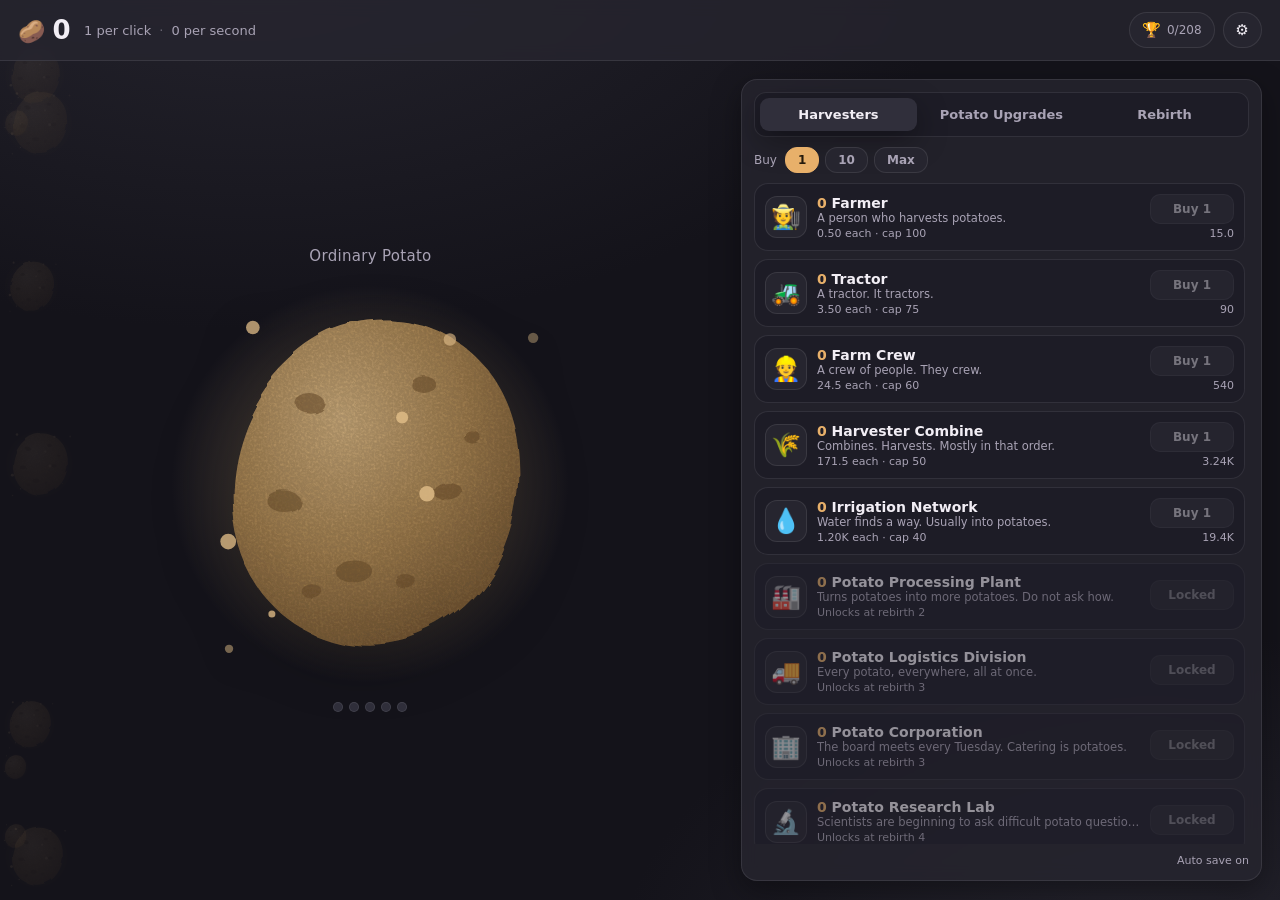
<file: index.html>
<!DOCTYPE html>
<html lang="en" data-theme="dark">
<head>
<meta charset="utf-8">
<meta name="viewport" content="width=device-width, initial-scale=1, maximum-scale=1, user-scalable=no">
<meta name="theme-color" content="#1b1a22">
<title>Potato Clicker</title>
<link rel="icon" href="data:image/svg+xml,%3Csvg xmlns='http://www.w3.org/2000/svg' viewBox='0 0 200 200'%3E%3Cpath d='M100 22 C132 18 162 38 170 72 C178 106 168 146 138 166 C108 186 66 180 46 150 C26 120 30 76 54 48 C68 32 82 24 100 22 Z' fill='%23b08a56'/%3E%3C/svg%3E">
<link rel="stylesheet" href="css/style.css">
</head>
<body>

<div id="bg" aria-hidden="true"></div>

<header id="topbar">
  <div id="counter">
    <span class="potato-ico" aria-hidden="true">🥔</span>
    <span id="potato-count">0</span>
  </div>
  <div id="rates">
    <span id="ppc" title="Potatoes per click">1 per click</span>
    <span class="dot">·</span>
    <span id="pps" title="Potatoes per second">0 per second</span>
  </div>
  <div class="top-actions">
    <button id="achievements-btn" class="icon-btn" title="Achievements">
      <span aria-hidden="true">🏆</span><span id="ach-count">0/0</span>
    </button>
    <button id="settings-btn" class="icon-btn" title="Settings">
      <span aria-hidden="true">⚙️</span>
    </button>
  </div>
</header>

<main id="layout">

  <section id="left">
    <div id="mutation-name">Ordinary Potato</div>
    <div id="potato-stage">
      <div id="potato" role="button" tabindex="0" aria-label="Click the potato"></div>
      <div id="floats" aria-hidden="true"></div>
    </div>
    <div id="rebirth-pips" title="Rebirths"></div>
  </section>

  <section id="right">
    <nav id="tabs" role="tablist">
      <button class="tab active" data-tab="harvesters" role="tab">Harvesters</button>
      <button class="tab" data-tab="upgrades" role="tab">Potato Upgrades</button>
      <button class="tab" data-tab="rebirth" role="tab">Rebirth</button>
    </nav>

    <div id="buy-qty" role="group" aria-label="Buy quantity">
      <span class="qty-label">Buy</span>
      <button class="qty active" data-qty="1">1</button>
      <button class="qty" data-qty="10">10</button>
      <button class="qty" data-qty="max">Max</button>
    </div>

    <div id="tab-harvesters" class="tab-panel active" role="tabpanel"></div>
    <div id="tab-upgrades" class="tab-panel" role="tabpanel"></div>
    <div id="tab-rebirth" class="tab-panel" role="tabpanel"></div>

    <div id="save-status">Saved</div>
  </section>

</main>

<div id="toasts" aria-live="polite"></div>
<div id="modal-root"></div>

<script src="js/game.js"></script>
<script src="js/art.js"></script>
<script src="js/ui.js"></script>
<!-- Cloudflare Web Analytics -->
<script defer src='https://static.cloudflareinsights.com/beacon.min.js' data-cf-beacon='{"token": "e18f31eecd37403a8dd704eb42fd0bd6"}'></script>
<!-- End Cloudflare Web Analytics -->
</body>
</html>
</file>
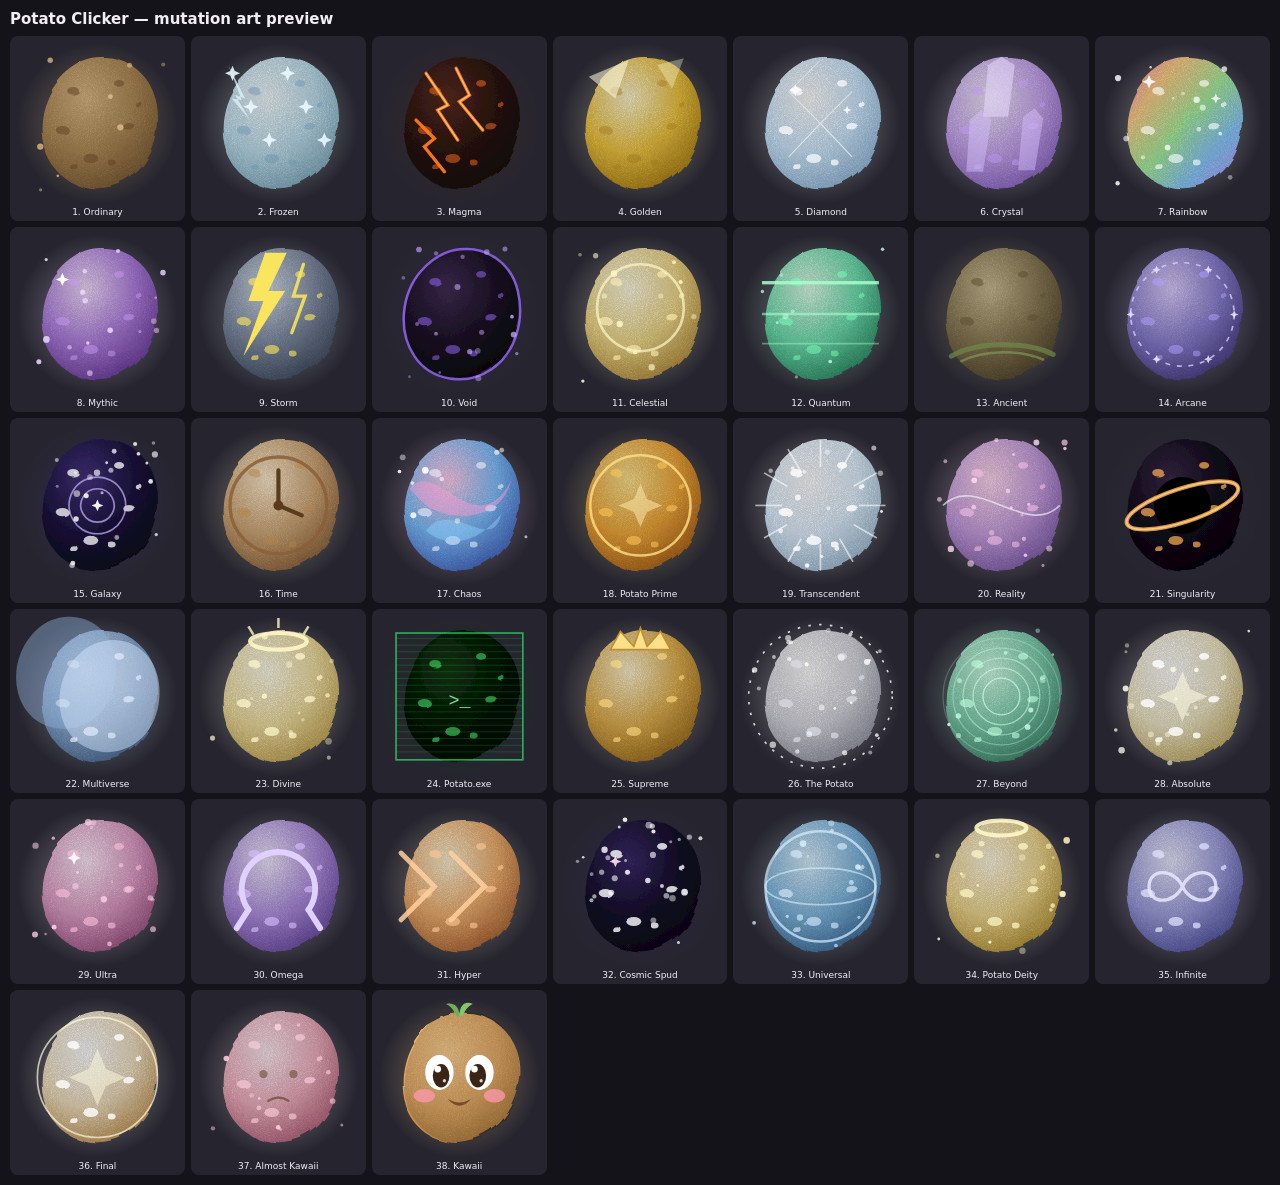
<file: tools/art-preview.html>
<!DOCTYPE html>
<html><head><meta charset="utf-8"><style>
body{background:#14131a;color:#f2eef5;font-family:system-ui;padding:10px;margin:0}
h1{font-size:15px;margin:0 0 8px}
.grid{display:grid;grid-template-columns:repeat(7,1fr);gap:6px}
.cell{background:#26252f;border-radius:8px;padding:4px;text-align:center;font-size:9px}
.cell svg{width:100%;height:auto;display:block}
</style></head><body>
<h1>Potato Clicker — mutation art preview</h1>
<div class="grid" id="g"></div>
<script src="../js/art.js"></script>
<script>
// game.js is not needed for art; the mutation list lives there, so embed the names.
var NAMES = ['Ordinary','Frozen','Magma','Golden','Diamond','Crystal','Rainbow','Mythic','Storm','Void','Celestial','Quantum','Ancient','Arcane','Galaxy','Time','Chaos','Potato Prime','Transcendent','Reality','Singularity','Multiverse','Divine','Potato.exe','Supreme','The Potato','Beyond','Absolute','Ultra','Omega','Hyper','Cosmic Spud','Universal','Potato Deity','Infinite','Final','Almost Kawaii','Kawaii'];
var ARTS = ['plain','frost','magma','gold','diamond','crystal','rainbow','mythic','storm','void','celestial','quantum','ancient','arcane','galaxy','time','chaos','prime','transcendent','reality','singularity','multiverse','divine','exe','supreme','the','beyond','absolute','ultra','omega','hyper','cosmic','universal','deity','infinite','final','almost','kawaii'];
for (var i = 0; i < 38; i++) {
  var d = document.createElement('div');
  d.className = 'cell';
  d.innerHTML = PotatoArt.svg(i, ARTS[i]) + '<div>' + (i+1) + '. ' + NAMES[i] + '</div>';
  g.appendChild(d);
}
</script>
<!-- Cloudflare Web Analytics -->
<script defer src='https://static.cloudflareinsights.com/beacon.min.js' data-cf-beacon='{"token": "e18f31eecd37403a8dd704eb42fd0bd6"}'></script>
<!-- End Cloudflare Web Analytics -->
</body></html>
</file>
<file: css/style.css>
/* ==========================================================================
 * Potato Clicker — styles
 * ========================================================================== */

:root {
  --radius: 16px;
  --gap: 12px;
  --font: "Segoe UI", system-ui, -apple-system, "Helvetica Neue", Arial, sans-serif;
}

html[data-theme="dark"] {
  --bg-0: #14131a;
  --bg-1: #1d1c26;
  --bg-2: #26252f;
  --bg-3: #302f3b;
  --card: rgba(38, 37, 47, 0.82);
  --card-solid: #26252f;
  --line: rgba(255, 255, 255, 0.09);
  --text: #f2eef5;
  --muted: #a9a3b5;
  --accent: #e8b06a;
  --accent-2: #f6d49a;
  --good: #8fd6a0;
  --bad: #f08a8a;
  --shadow: 0 10px 30px rgba(0, 0, 0, 0.35);
  --potato-glow: rgba(232, 176, 106, 0.28);
}

html[data-theme="light"] {
  --bg-0: #f6efe4;
  --bg-1: #fdf8ef;
  --bg-2: #ffffff;
  --bg-3: #f0e7d8;
  --card: rgba(255, 255, 255, 0.86);
  --card-solid: #ffffff;
  --line: rgba(90, 60, 20, 0.12);
  --text: #3c2f22;
  --muted: #7d6f5e;
  --accent: #b5762c;
  --accent-2: #d19a4a;
  --good: #3f8a55;
  --bad: #c05050;
  --shadow: 0 10px 26px rgba(120, 85, 40, 0.18);
  --potato-glow: rgba(190, 130, 60, 0.3);
}

* { box-sizing: border-box; }

html, body {
  margin: 0;
  height: 100%;
  overflow: hidden;
  touch-action: manipulation;
  font-family: var(--font);
  color: var(--text);
  background: var(--bg-0);
  -webkit-font-smoothing: antialiased;
}

button {
  font-family: inherit;
  color: inherit;
  cursor: pointer;
  border: 1px solid var(--line);
  background: var(--bg-2);
  border-radius: 12px;
  transition: transform 0.08s ease, background 0.15s ease, border-color 0.15s ease;
}
button:hover:not(:disabled) { background: var(--bg-3); }
button:active:not(:disabled) { transform: scale(0.97); }
button:focus-visible { outline: 2px solid var(--accent); outline-offset: 2px; }
button:disabled { opacity: 0.42; cursor: not-allowed; }

/* ------------------------------- background ------------------------------ */

#bg {
  position: fixed;
  inset: 0;
  z-index: 0;
  pointer-events: none;
  background:
    radial-gradient(1200px 700px at 20% -10%, var(--bg-2), transparent 60%),
    radial-gradient(900px 600px at 90% 110%, var(--bg-2), transparent 60%),
    var(--bg-0);
  overflow: hidden;
}

.drift {
  position: absolute;
  opacity: 0.1;
  animation: drift linear infinite;
  will-change: transform;
}
@keyframes drift {
  from { transform: translate3d(-15vw, 0, 0) rotate(0deg); }
  to   { transform: translate3d(115vw, 0, 0) rotate(360deg); }
}

/* -------------------------------- topbar -------------------------------- */

#topbar {
  position: relative;
  z-index: 3;
  display: flex;
  align-items: center;
  gap: 14px;
  padding: 12px 18px;
  background: var(--card);
  backdrop-filter: blur(8px);
  border-bottom: 1px solid var(--line);
}

#counter {
  display: flex;
  align-items: baseline;
  gap: 8px;
  font-size: 26px;
  font-weight: 700;
  letter-spacing: -0.5px;
  font-variant-numeric: tabular-nums;
}
#counter .potato-ico { font-size: 22px; }

#rates {
  display: flex;
  gap: 8px;
  align-items: baseline;
  color: var(--muted);
  font-size: 13px;
  font-variant-numeric: tabular-nums;
  flex: 1;
  min-width: 0;
}
#rates .dot { opacity: 0.5; }

.top-actions { display: flex; gap: 8px; }
.icon-btn {
  display: flex;
  align-items: center;
  gap: 6px;
  padding: 8px 12px;
  font-size: 15px;
  border-radius: 999px;
}
#ach-count { font-size: 12px; color: var(--muted); font-variant-numeric: tabular-nums; }

/* -------------------------------- layout -------------------------------- */

#layout {
  position: relative;
  z-index: 2;
  display: grid;
  grid-template-columns: minmax(0, 1.15fr) minmax(340px, 0.85fr);
  gap: 18px;
  height: calc(100% - 62px);
  padding: 18px;
}

#left {
  display: flex;
  flex-direction: column;
  align-items: center;
  justify-content: center;
  gap: 8px;
  min-height: 0;
}

#mutation-name {
  font-size: 15px;
  color: var(--muted);
  letter-spacing: 0.3px;
  min-height: 20px;
}

#potato-stage {
  position: relative;
  width: min(46vh, 60vw, 420px);
  aspect-ratio: 1;
  display: grid;
  place-items: center;
}

#potato {
  width: 100%;
  height: 100%;
  cursor: pointer;
  border-radius: 50%;
  transition: transform 0.09s ease-out;
  filter: drop-shadow(0 14px 26px rgba(0, 0, 0, 0.35));
  animation: bob 5.5s ease-in-out infinite;
  user-select: none;
  -webkit-user-select: none;
  -webkit-touch-callout: none;
  touch-action: manipulation;
}
#potato:active { transform: scale(0.94); }
#potato.pop { animation: pop 0.22s ease-out, bob 5.5s ease-in-out infinite; }
@keyframes pop {
  0% { transform: scale(0.9); }
  55% { transform: scale(1.06); }
  100% { transform: scale(1); }
}
@keyframes bob {
  0%, 100% { transform: translateY(0) rotate(-1deg); }
  50% { transform: translateY(-8px) rotate(1.2deg); }
}

#floats { position: absolute; inset: 0; pointer-events: none; overflow: visible; }
.float-txt {
  position: absolute;
  font-weight: 700;
  font-size: 18px;
  color: var(--accent-2);
  text-shadow: 0 2px 8px rgba(0, 0, 0, 0.5);
  animation: floatUp 0.9s ease-out forwards;
  white-space: nowrap;
}
@keyframes floatUp {
  from { opacity: 1; transform: translate(-50%, 0) scale(0.9); }
  to   { opacity: 0; transform: translate(-50%, -90px) scale(1.15); }
}

#rebirth-pips {
  display: flex;
  gap: 6px;
  min-height: 12px;
  align-items: center;
}
.pip {
  width: 10px;
  height: 10px;
  border-radius: 50%;
  background: var(--bg-3);
  border: 1px solid var(--line);
}
.pip.on { background: var(--accent); border-color: var(--accent); }

/* -------------------------------- right --------------------------------- */

#right {
  display: flex;
  flex-direction: column;
  gap: 10px;
  min-height: 0;
  background: var(--card);
  backdrop-filter: blur(8px);
  border: 1px solid var(--line);
  border-radius: var(--radius);
  padding: 12px;
  box-shadow: var(--shadow);
}

#tabs {
  display: grid;
  grid-template-columns: repeat(3, 1fr);
  gap: 6px;
  background: var(--bg-1);
  padding: 5px;
  border-radius: 12px;
  border: 1px solid var(--line);
}
.tab {
  border: none;
  background: transparent;
  padding: 9px 6px;
  font-size: 13px;
  font-weight: 600;
  color: var(--muted);
  border-radius: 9px;
  white-space: nowrap;
}
.tab.active { background: var(--bg-3); color: var(--text); box-shadow: var(--shadow); }

#buy-qty {
  display: flex;
  align-items: center;
  gap: 6px;
  font-size: 12px;
  color: var(--muted);
}
.qty-label { margin-right: 2px; }
.qty { padding: 5px 12px; font-size: 12px; font-weight: 600; }
.qty.active { background: var(--accent); border-color: var(--accent); color: #241a0c; }

.tab-panel { display: none; overflow-y: auto; flex: 1; min-height: 0; padding-right: 4px; }
.tab-panel.active { display: block; }

/* harvester rows */
.row {
  display: grid;
  grid-template-columns: 42px minmax(0, 1fr) auto;
  gap: 10px;
  align-items: center;
  padding: 10px;
  border: 1px solid var(--line);
  border-radius: 14px;
  background: var(--bg-1);
  margin-bottom: 8px;
}
.row.locked { opacity: 0.55; }
.row.maxed { border-color: var(--good); }
.row .ico {
  font-size: 24px;
  width: 42px;
  height: 42px;
  display: grid;
  place-items: center;
  background: var(--bg-2);
  border-radius: 12px;
  border: 1px solid var(--line);
}
.row .body { min-width: 0; }
.row .name { font-weight: 600; font-size: 14px; }
.row .name .count { color: var(--accent); font-variant-numeric: tabular-nums; }
.row .desc {
  font-size: 11.5px;
  color: var(--muted);
  overflow: hidden;
  text-overflow: ellipsis;
  white-space: nowrap;
}
/* Narrow screens have no room for one line of flavour text — wrap instead of
   truncating, so the jokes survive. */
@media (max-width: 860px) {
  .row .desc {
    white-space: normal;
    overflow: visible;
    text-overflow: clip;
    line-height: 1.35;
  }
}
.row .meta {
  font-size: 11px;
  color: var(--muted);
  font-variant-numeric: tabular-nums;
  margin-top: 2px;
}
.row .buy {
  display: flex;
  flex-direction: column;
  align-items: flex-end;
  gap: 3px;
  min-width: 84px;
}
.buy-btn {
  width: 100%;
  padding: 7px 10px;
  font-size: 12px;
  font-weight: 700;
  border-radius: 10px;
  background: var(--bg-3);
}
.buy-btn.afford { background: var(--accent); border-color: var(--accent); color: #241a0c; }
.buy-btn.maxed {
  background: transparent;
  border-color: var(--good);
  color: var(--good);
  cursor: default;
}
.row .cost { font-size: 11px; color: var(--muted); font-variant-numeric: tabular-nums; }

/* upgrades */
.mut-row {
  display: grid;
  grid-template-columns: 62px minmax(0, 1fr) auto;
  gap: 10px;
  align-items: center;
  padding: 10px;
  border: 1px solid var(--line);
  border-radius: 14px;
  background: var(--bg-1);
  margin-bottom: 8px;
}
.mut-row.owned { border-color: var(--good); }
.mut-row.locked { opacity: 0.5; }
.mut-row .thumb {
  width: 62px;
  height: 62px;
  border-radius: 14px;
  overflow: hidden;
  background: var(--bg-2);
  border: 1px solid var(--line);
}
.mut-row .thumb svg { display: block; }
.mut-row .name { font-weight: 600; font-size: 14px; }
.mut-row .desc { font-size: 11.5px; color: var(--muted); }
.mut-row .stat { font-size: 11px; color: var(--good); margin-top: 2px; font-variant-numeric: tabular-nums; }
.mut-row .buy { min-width: 84px; text-align: right; }
.mut-row .cost { font-size: 11px; color: var(--muted); margin-top: 3px; font-variant-numeric: tabular-nums; }

/* rebirth panel */
.rebirth-box { padding: 6px 2px; }
.rebirth-box h2 { font-size: 17px; margin: 4px 0 8px; }
.rebirth-box p { font-size: 13px; color: var(--muted); line-height: 1.5; }
.req {
  display: flex;
  justify-content: space-between;
  gap: 10px;
  padding: 9px 10px;
  border-radius: 10px;
  background: var(--bg-1);
  border: 1px solid var(--line);
  margin-bottom: 6px;
  font-size: 13px;
}
.req .ok { color: var(--good); font-weight: 700; }
.req .no { color: var(--bad); font-weight: 700; }
.rebirth-btn {
  width: 100%;
  margin-top: 10px;
  padding: 13px;
  font-size: 15px;
  font-weight: 800;
  border-radius: 12px;
  background: var(--accent);
  border-color: var(--accent);
  color: #241a0c;
}
.rebirth-btn:disabled { background: var(--bg-3); border-color: var(--line); color: var(--muted); }

#save-status {
  font-size: 11px;
  color: var(--muted);
  text-align: right;
  min-height: 14px;
}

/* -------------------------------- toasts -------------------------------- */

#toasts {
  position: fixed;
  right: 16px;
  bottom: 16px;
  z-index: 60;
  display: flex;
  flex-direction: column;
  gap: 8px;
  pointer-events: none;
}
.toast {
  background: var(--card-solid);
  border: 1px solid var(--line);
  border-left: 4px solid var(--accent);
  border-radius: 12px;
  padding: 10px 14px;
  box-shadow: var(--shadow);
  font-size: 13px;
  animation: toastIn 0.25s ease-out, toastOut 0.4s ease-in 3.4s forwards;
  max-width: 320px;
}
.toast .t-title { font-weight: 700; }
.toast .t-desc { color: var(--muted); font-size: 12px; }
.toast.ach { border-left-color: var(--good); }
@keyframes toastIn { from { opacity: 0; transform: translateX(20px); } to { opacity: 1; transform: none; } }
@keyframes toastOut { to { opacity: 0; transform: translateX(20px); } }

/* -------------------------------- modals -------------------------------- */

#modal-root:empty { display: none; }
.modal-backdrop {
  position: fixed;
  inset: 0;
  z-index: 50;
  background: rgba(8, 7, 12, 0.62);
  backdrop-filter: blur(3px);
  display: grid;
  place-items: center;
  padding: 18px;
  animation: fadeIn 0.18s ease-out;
}
@keyframes fadeIn { from { opacity: 0; } to { opacity: 1; } }
.modal {
  width: min(560px, 100%);
  max-height: 86vh;
  overflow-y: auto;
  background: var(--card-solid);
  border: 1px solid var(--line);
  border-radius: 18px;
  padding: 18px;
  box-shadow: var(--shadow);
  animation: modalIn 0.2s ease-out;
}
@keyframes modalIn { from { opacity: 0; transform: translateY(10px) scale(0.98); } to { opacity: 1; transform: none; } }
.modal h2 { margin: 0 0 4px; font-size: 18px; }
.modal .sub { color: var(--muted); font-size: 13px; margin-bottom: 12px; }
.modal .close-x {
  float: right;
  border: none;
  background: transparent;
  font-size: 20px;
  line-height: 1;
  color: var(--muted);
}
.modal section { margin-bottom: 16px; }
.modal h3 {
  font-size: 12px;
  text-transform: uppercase;
  letter-spacing: 0.8px;
  color: var(--muted);
  margin: 0 0 8px;
}
.setting-row {
  display: flex;
  align-items: center;
  justify-content: space-between;
  gap: 12px;
  padding: 8px 0;
  border-bottom: 1px solid var(--line);
  font-size: 14px;
}
.setting-row:last-child { border-bottom: none; }
.switch {
  position: relative;
  width: 44px;
  height: 24px;
  border-radius: 999px;
  background: var(--bg-3);
  border: 1px solid var(--line);
  padding: 0;
  flex: none;
}
.switch::after {
  content: "";
  position: absolute;
  top: 2px;
  left: 2px;
  width: 18px;
  height: 18px;
  border-radius: 50%;
  background: var(--muted);
  transition: transform 0.16s ease, background 0.16s ease;
}
.switch.on { background: var(--accent); border-color: var(--accent); }
.switch.on::after { transform: translateX(20px); background: #fff; }
.btn-row { display: flex; flex-wrap: wrap; gap: 8px; }
.btn-row button { padding: 9px 14px; font-size: 13px; font-weight: 600; }
.btn-danger { border-color: var(--bad); color: var(--bad); }

.ach-grid { display: grid; grid-template-columns: repeat(auto-fill, minmax(150px, 1fr)); gap: 8px; }
.ach {
  border: 1px solid var(--line);
  border-radius: 12px;
  padding: 9px;
  background: var(--bg-1);
  font-size: 12px;
}
.ach .a-name { font-weight: 700; margin-bottom: 2px; }
.ach .a-desc { color: var(--muted); line-height: 1.35; }
.ach.locked { opacity: 0.45; }
.ach.locked .a-name { filter: blur(0.4px); }
.ach:not(.locked) { border-color: var(--good); }

/* endgame */
.endgame { text-align: center; }
.endgame .big-potato { width: 220px; height: 220px; margin: 0 auto 10px; animation: bob 4s ease-in-out infinite; }
.endgame h1 { font-size: 24px; margin: 6px 0; }
.endgame p { color: var(--muted); line-height: 1.6; font-size: 14px; }
.credits {
  font-size: 12px;
  color: var(--muted);
  letter-spacing: 0.4px;
  margin: 14px 0;
  line-height: 1.9;
}

/* ------------------------------- responsive ----------------------------- */

@media (max-width: 860px) {
  #layout {
    grid-template-columns: 1fr;
    grid-template-rows: minmax(0, 1fr) minmax(0, 1.1fr);
    gap: 10px;
    padding: 10px;
    height: calc(100% - 58px);
  }
  #topbar { padding: 10px 12px; gap: 8px; }
  #counter { font-size: 20px; }
  #rates { font-size: 11px; }
  #potato-stage { width: min(38vh, 74vw); }
  #right { padding: 10px; }
  .tab { font-size: 11px; padding: 8px 4px; }
  #save-status { display: none; }
}

@media (max-width: 380px) {
  #counter { font-size: 17px; }
  #rates { display: none; }
}
</file>
